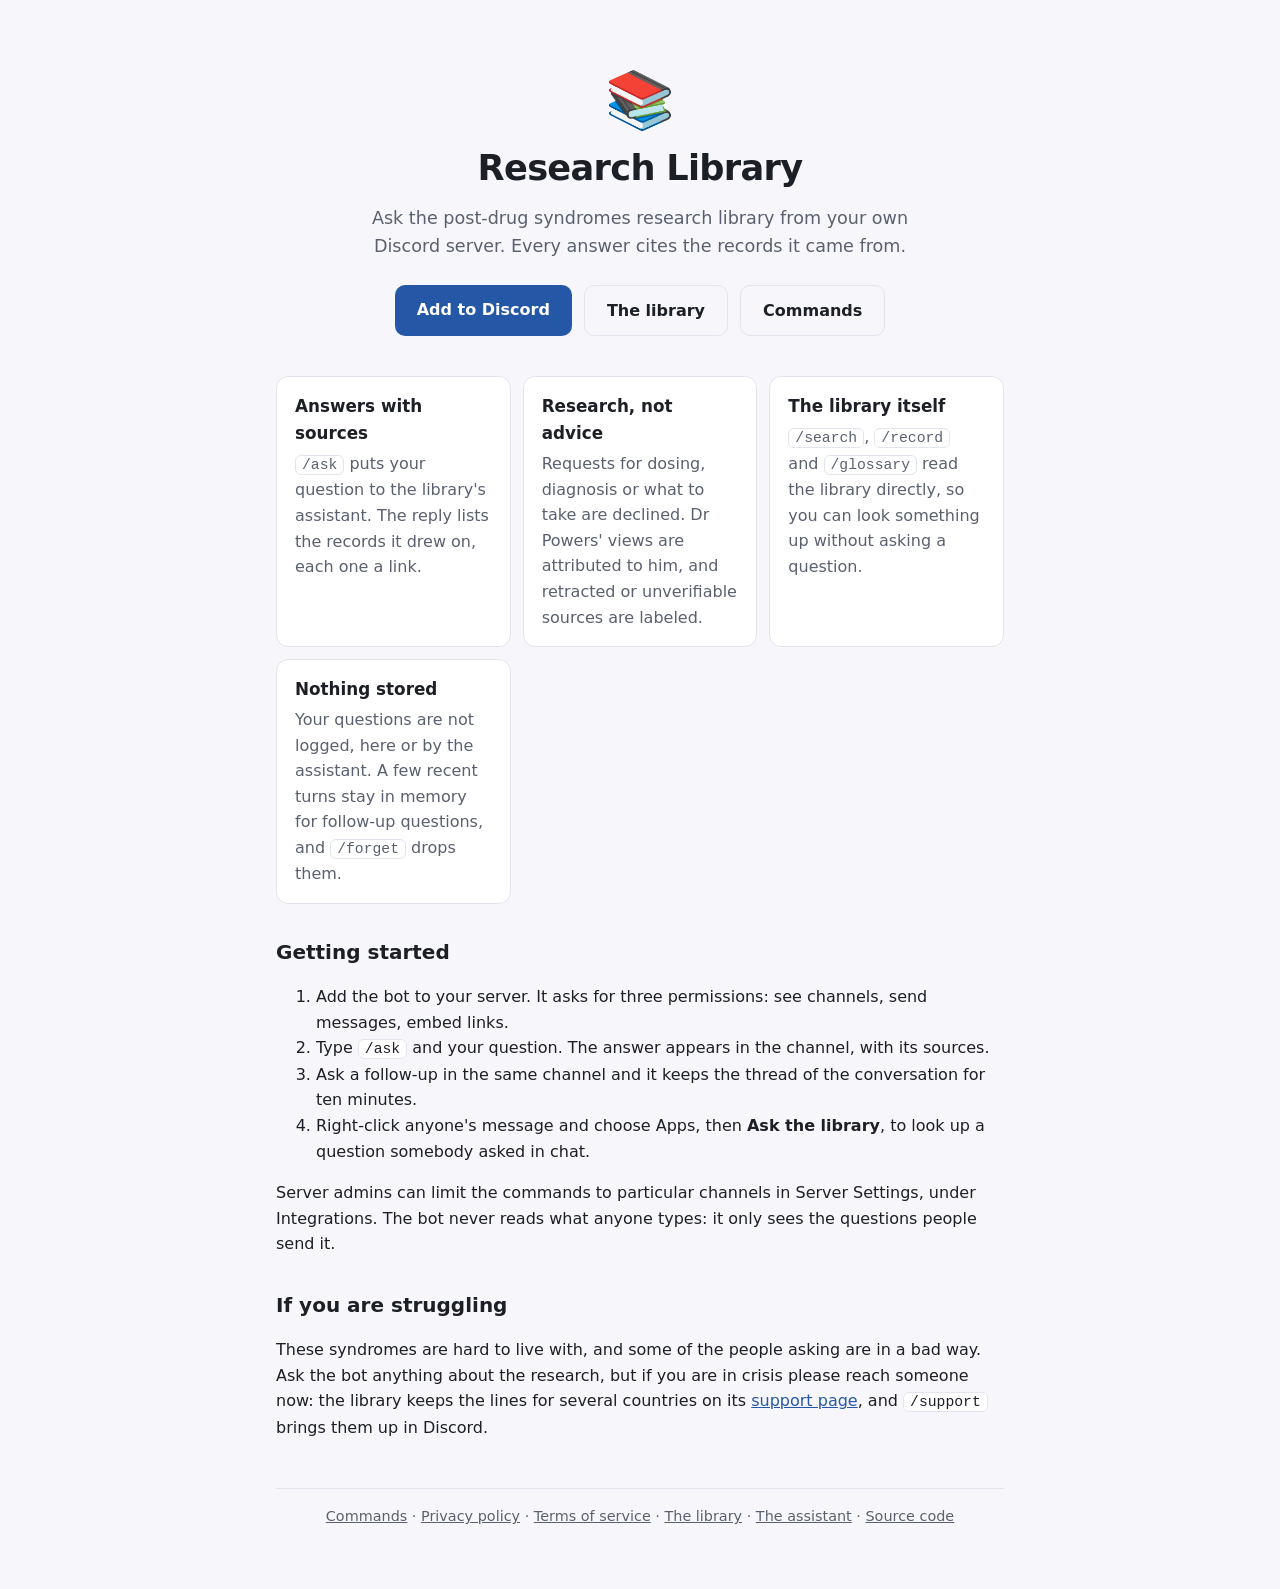
<file: docs/index.html>
<!doctype html>
<html lang="en">
<head>
  <meta charset="utf-8">
  <meta name="viewport" content="width=device-width, initial-scale=1">
  <title>Research Library for Discord</title>
  <meta name="description" content="Ask the post-drug syndromes research library from your Discord server. Answers cite the records they come from, and nothing is stored.">
  <link rel="stylesheet" href="style.css">
</head>
<body>
<main>
  <header class="hero">
    <div class="logo">📚</div>
    <h1>Research Library</h1>
    <p class="lede">Ask the post-drug syndromes research library from your own Discord server. Every answer cites the records it came from.</p>
    <div class="actions">
      <a class="button" href="https://discord.com/oauth2/authorize?client_id=1573604090225758208&amp;scope=bot+applications.commands&amp;permissions=19456">Add to Discord</a>
      <a class="button secondary" href="https://postdrugsyndrome.com/research">The library</a>
      <a class="button secondary" href="commands.html">Commands</a>
    </div>
  </header>

  <section class="grid">
    <div class="card"><h3>Answers with sources</h3><p><code>/ask</code> puts your question to the library's assistant. The reply lists the records it drew on, each one a link.</p></div>
    <div class="card"><h3>Research, not advice</h3><p>Requests for dosing, diagnosis or what to take are declined. Dr Powers' views are attributed to him, and retracted or unverifiable sources are labeled.</p></div>
    <div class="card"><h3>The library itself</h3><p><code>/search</code>, <code>/record</code> and <code>/glossary</code> read the library directly, so you can look something up without asking a question.</p></div>
    <div class="card"><h3>Nothing stored</h3><p>Your questions are not logged, here or by the assistant. A few recent turns stay in memory for follow-up questions, and <code>/forget</code> drops them.</p></div>
  </section>

  <h2>Getting started</h2>
  <ol>
    <li>Add the bot to your server. It asks for three permissions: see channels, send messages, embed links.</li>
    <li>Type <code>/ask</code> and your question. The answer appears in the channel, with its sources.</li>
    <li>Ask a follow-up in the same channel and it keeps the thread of the conversation for ten minutes.</li>
    <li>Right-click anyone's message and choose Apps, then <strong>Ask the library</strong>, to look up a question somebody asked in chat.</li>
  </ol>
  <p>Server admins can limit the commands to particular channels in Server Settings, under Integrations. The bot never reads what anyone types: it only sees the questions people send it.</p>

  <h2>If you are struggling</h2>
  <p>These syndromes are hard to live with, and some of the people asking are in a bad way. Ask the bot anything about the research, but if you are in crisis please reach someone now: the library keeps the lines for several countries on its <a href="https://postdrugsyndrome.com/research/support">support page</a>, and <code>/support</code> brings them up in Discord.</p>

  <footer>
    <a href="commands.html">Commands</a> · <a href="privacy.html">Privacy policy</a> · <a href="terms.html">Terms of service</a> · <a href="https://postdrugsyndrome.com/research">The library</a> · <a href="https://ask.postdrugsyndrome.com/">The assistant</a> · <a href="https://github.com/uncSoft/pds-discord">Source code</a>
  </footer>
</main>
</body>
</html>
</file>
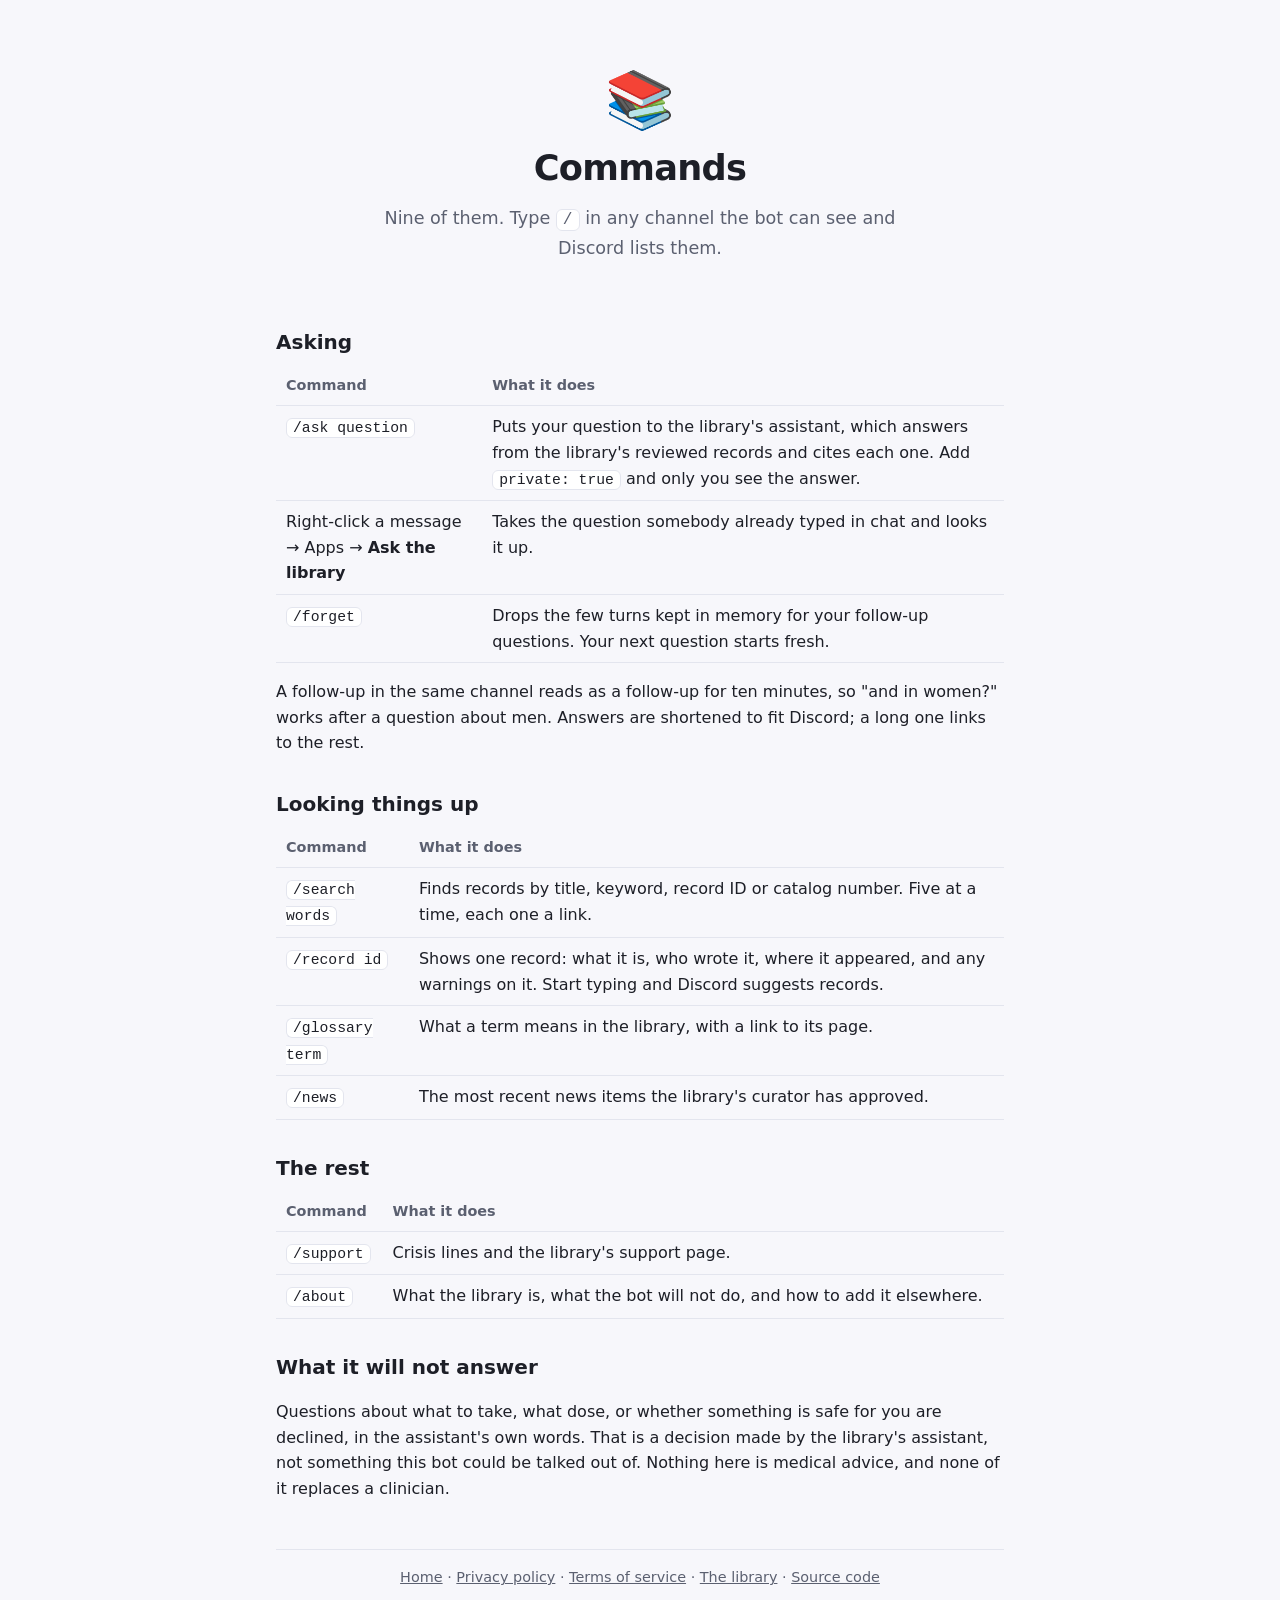
<file: docs/commands.html>
<!doctype html>
<html lang="en">
<head>
  <meta charset="utf-8">
  <meta name="viewport" content="width=device-width, initial-scale=1">
  <title>Commands · Research Library for Discord</title>
  <meta name="description" content="Every command the Research Library bot answers, and what each one shows.">
  <link rel="stylesheet" href="style.css">
</head>
<body>
<main>
  <header class="hero">
    <div class="logo">📚</div>
    <h1>Commands</h1>
    <p class="lede">Nine of them. Type <code>/</code> in any channel the bot can see and Discord lists them.</p>
  </header>

  <h2>Asking</h2>
  <table>
    <tr><th>Command</th><th>What it does</th></tr>
    <tr><td><code>/ask question</code></td><td>Puts your question to the library's assistant, which answers from the library's reviewed records and cites each one. Add <code>private: true</code> and only you see the answer.</td></tr>
    <tr><td>Right-click a message → Apps → <strong>Ask the library</strong></td><td>Takes the question somebody already typed in chat and looks it up.</td></tr>
    <tr><td><code>/forget</code></td><td>Drops the few turns kept in memory for your follow-up questions. Your next question starts fresh.</td></tr>
  </table>
  <p>A follow-up in the same channel reads as a follow-up for ten minutes, so "and in women?" works after a question about men. Answers are shortened to fit Discord; a long one links to the rest.</p>

  <h2>Looking things up</h2>
  <table>
    <tr><th>Command</th><th>What it does</th></tr>
    <tr><td><code>/search words</code></td><td>Finds records by title, keyword, record ID or catalog number. Five at a time, each one a link.</td></tr>
    <tr><td><code>/record id</code></td><td>Shows one record: what it is, who wrote it, where it appeared, and any warnings on it. Start typing and Discord suggests records.</td></tr>
    <tr><td><code>/glossary term</code></td><td>What a term means in the library, with a link to its page.</td></tr>
    <tr><td><code>/news</code></td><td>The most recent news items the library's curator has approved.</td></tr>
  </table>

  <h2>The rest</h2>
  <table>
    <tr><th>Command</th><th>What it does</th></tr>
    <tr><td><code>/support</code></td><td>Crisis lines and the library's support page.</td></tr>
    <tr><td><code>/about</code></td><td>What the library is, what the bot will not do, and how to add it elsewhere.</td></tr>
  </table>

  <h2>What it will not answer</h2>
  <p>Questions about what to take, what dose, or whether something is safe for you are declined, in the assistant's own words. That is a decision made by the library's assistant, not something this bot could be talked out of. Nothing here is medical advice, and none of it replaces a clinician.</p>

  <footer>
    <a href="index.html">Home</a> · <a href="privacy.html">Privacy policy</a> · <a href="terms.html">Terms of service</a> · <a href="https://postdrugsyndrome.com/research">The library</a> · <a href="https://github.com/uncSoft/pds-discord">Source code</a>
  </footer>
</main>
</body>
</html>
</file>
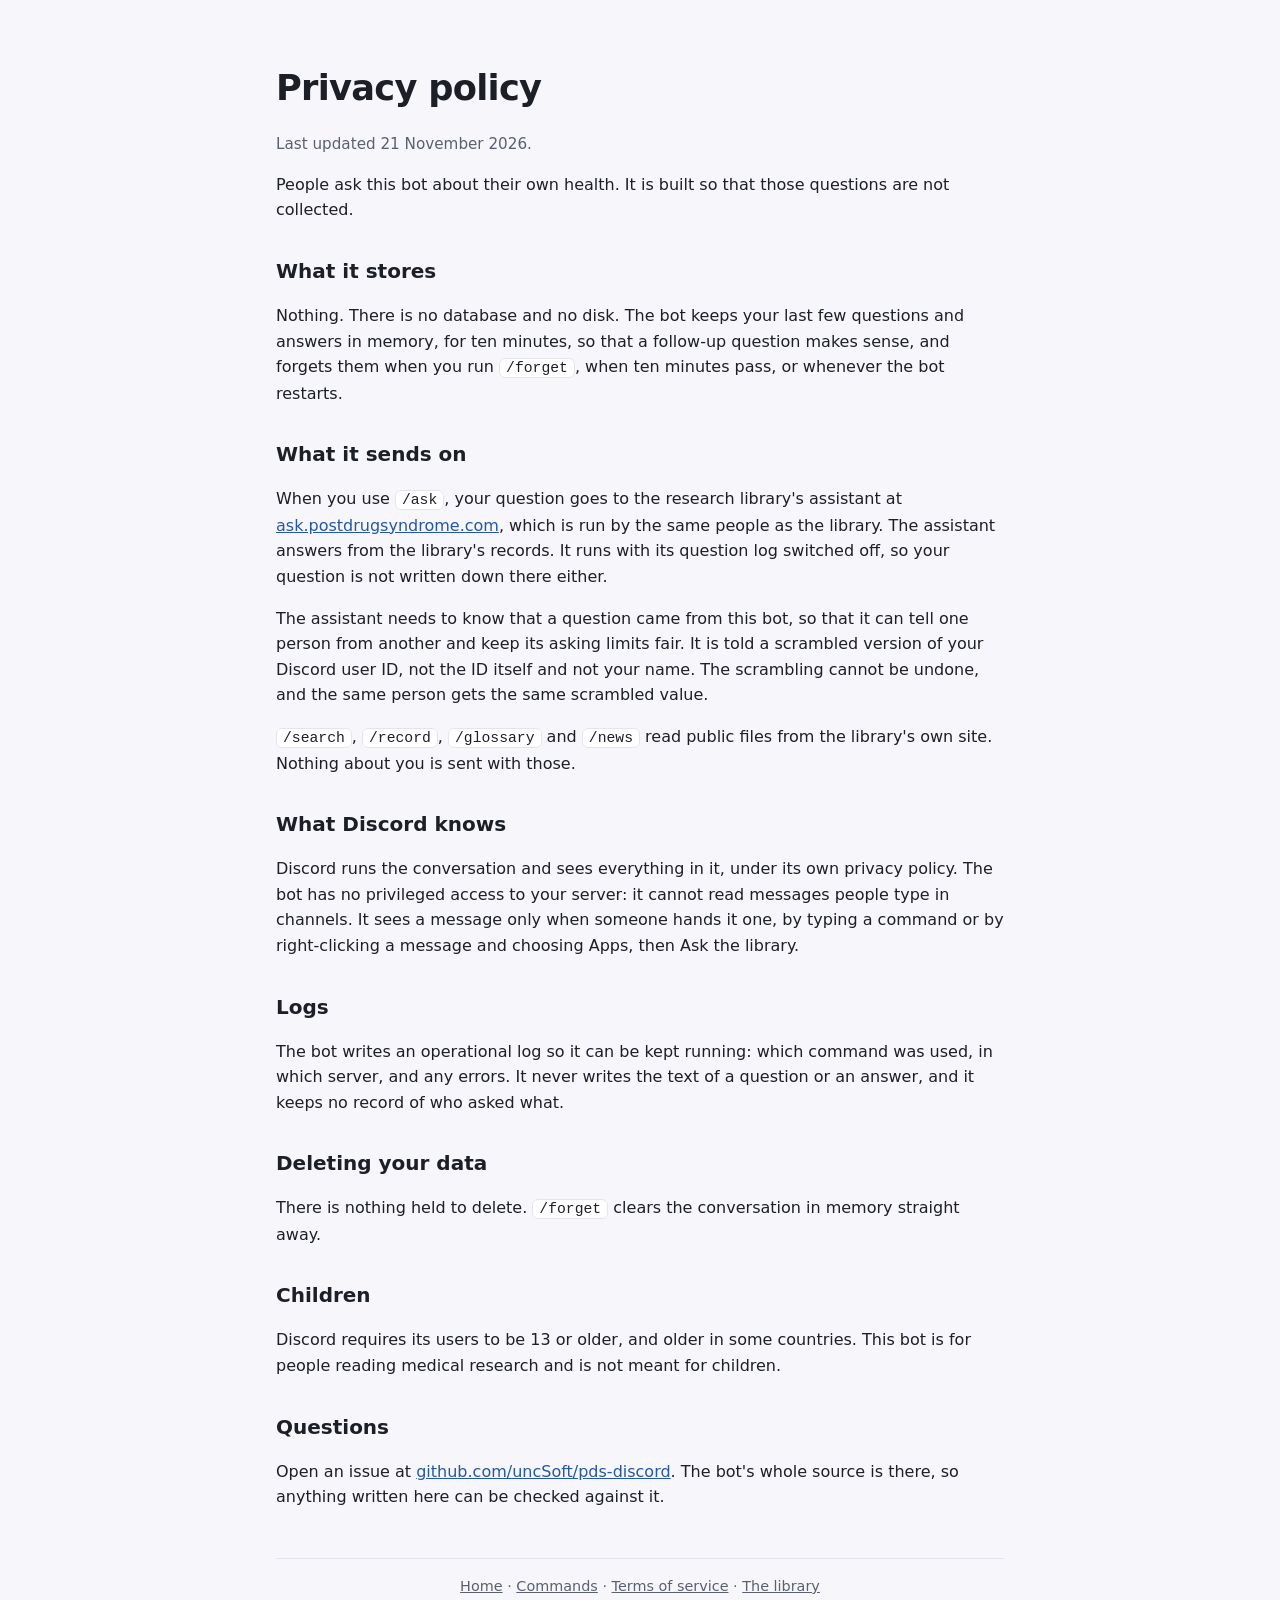
<file: docs/privacy.html>
<!doctype html>
<html lang="en">
<head>
  <meta charset="utf-8">
  <meta name="viewport" content="width=device-width, initial-scale=1">
  <title>Privacy policy · Research Library for Discord</title>
  <meta name="description" content="What the Research Library bot sends on, what it keeps, and what it never writes down.">
  <link rel="stylesheet" href="style.css">
</head>
<body>
<main>
  <h1>Privacy policy</h1>
  <p class="updated">Last updated 21 November 2026.</p>

  <p>People ask this bot about their own health. It is built so that those questions are not collected.</p>

  <h2>What it stores</h2>
  <p>Nothing. There is no database and no disk. The bot keeps your last few questions and answers in memory, for ten minutes, so that a follow-up question makes sense, and forgets them when you run <code>/forget</code>, when ten minutes pass, or whenever the bot restarts.</p>

  <h2>What it sends on</h2>
  <p>When you use <code>/ask</code>, your question goes to the research library's assistant at <a href="https://ask.postdrugsyndrome.com/">ask.postdrugsyndrome.com</a>, which is run by the same people as the library. The assistant answers from the library's records. It runs with its question log switched off, so your question is not written down there either.</p>
  <p>The assistant needs to know that a question came from this bot, so that it can tell one person from another and keep its asking limits fair. It is told a scrambled version of your Discord user ID, not the ID itself and not your name. The scrambling cannot be undone, and the same person gets the same scrambled value.</p>
  <p><code>/search</code>, <code>/record</code>, <code>/glossary</code> and <code>/news</code> read public files from the library's own site. Nothing about you is sent with those.</p>

  <h2>What Discord knows</h2>
  <p>Discord runs the conversation and sees everything in it, under its own privacy policy. The bot has no privileged access to your server: it cannot read messages people type in channels. It sees a message only when someone hands it one, by typing a command or by right-clicking a message and choosing Apps, then Ask the library.</p>

  <h2>Logs</h2>
  <p>The bot writes an operational log so it can be kept running: which command was used, in which server, and any errors. It never writes the text of a question or an answer, and it keeps no record of who asked what.</p>

  <h2>Deleting your data</h2>
  <p>There is nothing held to delete. <code>/forget</code> clears the conversation in memory straight away.</p>

  <h2>Children</h2>
  <p>Discord requires its users to be 13 or older, and older in some countries. This bot is for people reading medical research and is not meant for children.</p>

  <h2>Questions</h2>
  <p>Open an issue at <a href="https://github.com/uncSoft/pds-discord">github.com/uncSoft/pds-discord</a>. The bot's whole source is there, so anything written here can be checked against it.</p>

  <footer>
    <a href="index.html">Home</a> · <a href="commands.html">Commands</a> · <a href="terms.html">Terms of service</a> · <a href="https://postdrugsyndrome.com/research">The library</a>
  </footer>
</main>
</body>
</html>
</file>
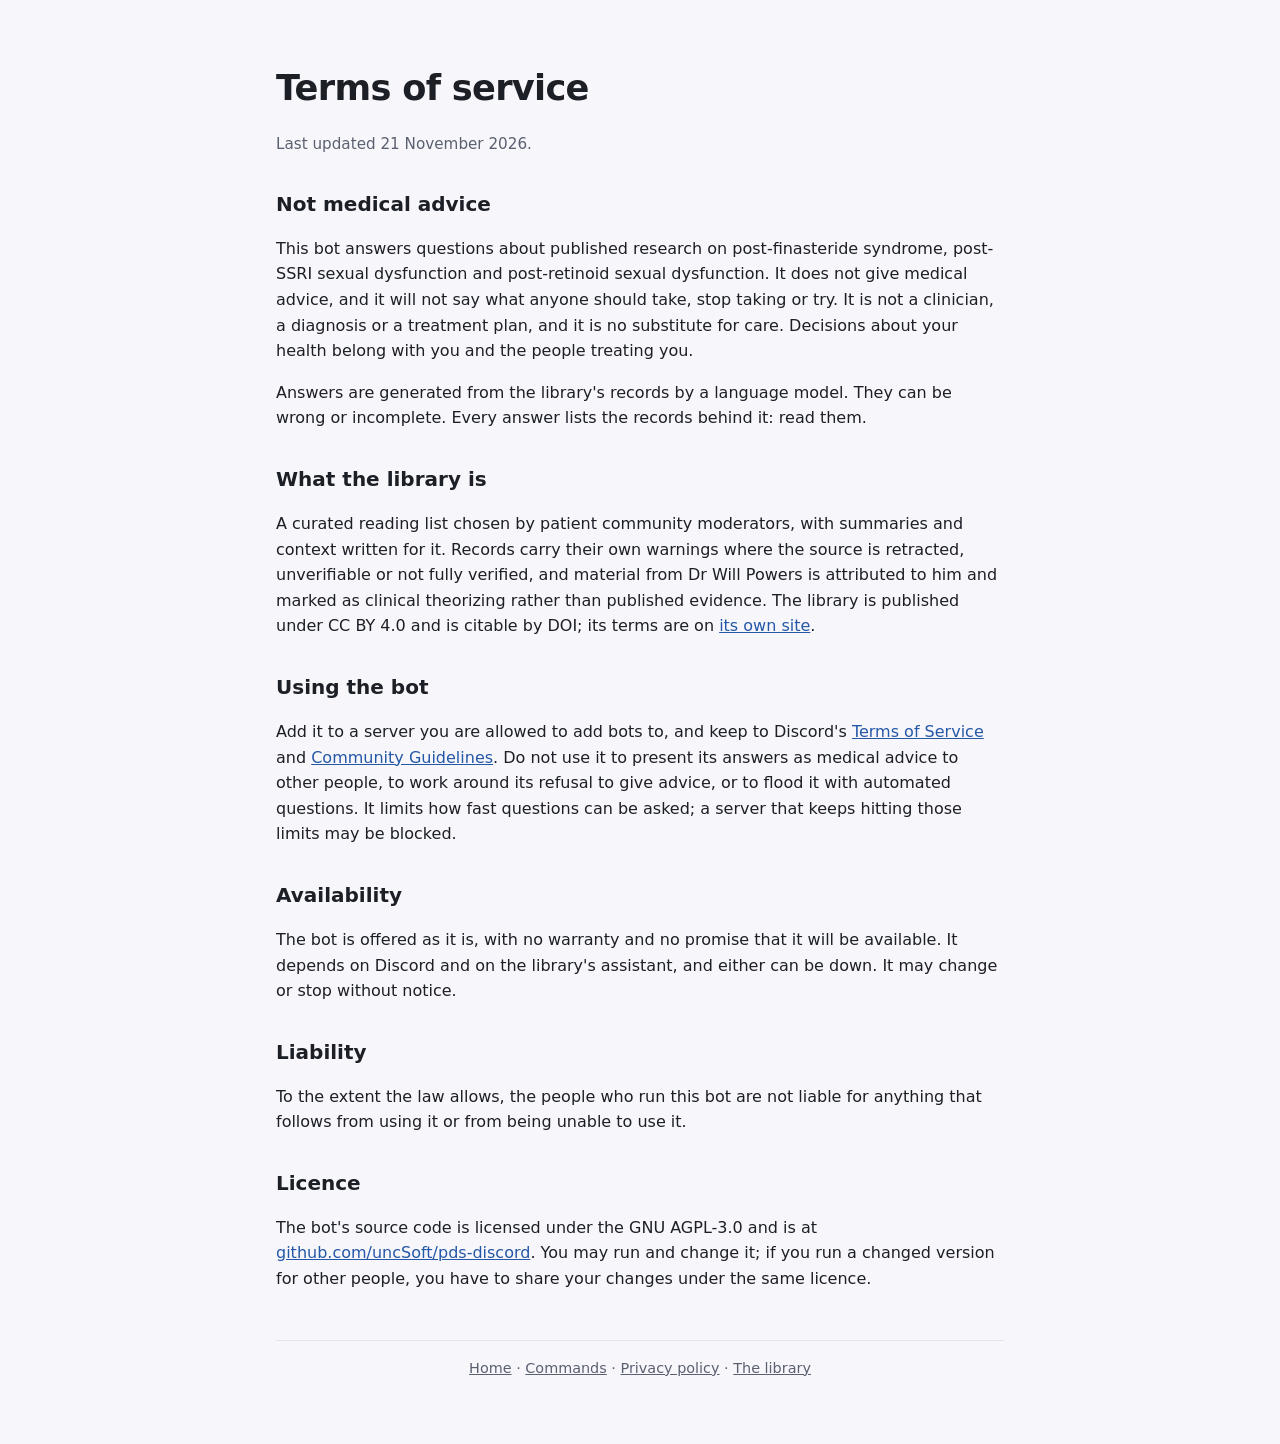
<file: docs/terms.html>
<!doctype html>
<html lang="en">
<head>
  <meta charset="utf-8">
  <meta name="viewport" content="width=device-width, initial-scale=1">
  <title>Terms of service · Research Library for Discord</title>
  <meta name="description" content="The terms the Research Library bot is offered under, including what it is not.">
  <link rel="stylesheet" href="style.css">
</head>
<body>
<main>
  <h1>Terms of service</h1>
  <p class="updated">Last updated 21 November 2026.</p>

  <h2>Not medical advice</h2>
  <p>This bot answers questions about published research on post-finasteride syndrome, post-SSRI sexual dysfunction and post-retinoid sexual dysfunction. It does not give medical advice, and it will not say what anyone should take, stop taking or try. It is not a clinician, a diagnosis or a treatment plan, and it is no substitute for care. Decisions about your health belong with you and the people treating you.</p>
  <p>Answers are generated from the library's records by a language model. They can be wrong or incomplete. Every answer lists the records behind it: read them.</p>

  <h2>What the library is</h2>
  <p>A curated reading list chosen by patient community moderators, with summaries and context written for it. Records carry their own warnings where the source is retracted, unverifiable or not fully verified, and material from Dr Will Powers is attributed to him and marked as clinical theorizing rather than published evidence. The library is published under CC BY 4.0 and is citable by DOI; its terms are on <a href="https://postdrugsyndrome.com/research">its own site</a>.</p>

  <h2>Using the bot</h2>
  <p>Add it to a server you are allowed to add bots to, and keep to Discord's <a href="https://discord.com/terms">Terms of Service</a> and <a href="https://discord.com/guidelines">Community Guidelines</a>. Do not use it to present its answers as medical advice to other people, to work around its refusal to give advice, or to flood it with automated questions. It limits how fast questions can be asked; a server that keeps hitting those limits may be blocked.</p>

  <h2>Availability</h2>
  <p>The bot is offered as it is, with no warranty and no promise that it will be available. It depends on Discord and on the library's assistant, and either can be down. It may change or stop without notice.</p>

  <h2>Liability</h2>
  <p>To the extent the law allows, the people who run this bot are not liable for anything that follows from using it or from being unable to use it.</p>

  <h2>Licence</h2>
  <p>The bot's source code is licensed under the GNU AGPL-3.0 and is at <a href="https://github.com/uncSoft/pds-discord">github.com/uncSoft/pds-discord</a>. You may run and change it; if you run a changed version for other people, you have to share your changes under the same licence.</p>

  <footer>
    <a href="index.html">Home</a> · <a href="commands.html">Commands</a> · <a href="privacy.html">Privacy policy</a> · <a href="https://postdrugsyndrome.com/research">The library</a>
  </footer>
</main>
</body>
</html>
</file>
<file: docs/style.css>
:root {
  --bg: #f7f7fb;
  --card: #ffffff;
  --text: #1d1f27;
  --muted: #5b6070;
  --accent: #2457a6;
  --accent-text: #ffffff;
  --border: #e3e5ee;
}
@media (prefers-color-scheme: dark) {
  :root {
    --bg: #15161b;
    --card: #1e2028;
    --text: #e9eaf0;
    --muted: #a3a8b8;
    --accent: #8fb3ef;
    --accent-text: #0e0f14;
    --border: #2c2f3a;
  }
}
* { box-sizing: border-box; }
body {
  margin: 0;
  background: var(--bg);
  color: var(--text);
  font: 16px/1.6 system-ui, -apple-system, "Segoe UI", Roboto, sans-serif;
}
main { max-width: 760px; margin: 0 auto; padding: 48px 16px 64px; }
header.hero { text-align: center; padding: 24px 0 8px; }
.logo { font-size: 56px; line-height: 1; }
h1 { font-size: 2.2rem; margin: 12px 0 8px; letter-spacing: -0.02em; }
h2 { font-size: 1.25rem; margin: 32px 0 8px; }
h3 { font-size: 1.05rem; margin: 20px 0 4px; }
p, li { color: var(--text); }
.lede { color: var(--muted); font-size: 1.1rem; margin: 0 auto 24px; max-width: 560px; }
.button {
  display: inline-block; background: var(--accent); color: var(--accent-text);
  padding: 12px 22px; border-radius: 10px; font-weight: 600; text-decoration: none;
}
.button.secondary { background: transparent; color: var(--text); border: 1px solid var(--border); }
.actions { display: flex; gap: 12px; justify-content: center; flex-wrap: wrap; }
.grid { display: grid; grid-template-columns: repeat(auto-fit, minmax(220px, 1fr)); gap: 12px; margin-top: 32px; }
.card { background: var(--card); border: 1px solid var(--border); border-radius: 12px; padding: 16px 18px; }
.card h3 { margin-top: 0; }
.card p { margin: 0; color: var(--muted); }
code { background: var(--card); border: 1px solid var(--border); border-radius: 6px; padding: 1px 6px; font-size: 0.92em; }
a { color: var(--accent); }
footer { margin-top: 48px; padding-top: 16px; border-top: 1px solid var(--border); color: var(--muted); font-size: 0.9rem; text-align: center; }
footer a { color: var(--muted); }
.updated { color: var(--muted); font-size: 0.95rem; }
table { border-collapse: collapse; width: 100%; margin: 8px 0; }
th, td { text-align: left; padding: 8px 10px; border-bottom: 1px solid var(--border); vertical-align: top; }
th { color: var(--muted); font-weight: 600; font-size: 0.9rem; }
main.wide { max-width: 820px; }
.shots { display: grid; gap: 32px; }
figure { margin: 0; }
figure img, .shot { display: block; width: 100%; height: auto; border-radius: 10px; border: 1px solid var(--border); }
figcaption h3 { margin: 0 0 2px; }
figcaption p { margin: 0 0 10px; color: var(--muted); }
.showcase { display: grid; gap: 16px; margin-top: 32px; }
.more { text-align: center; margin-top: 16px; }
</file>
